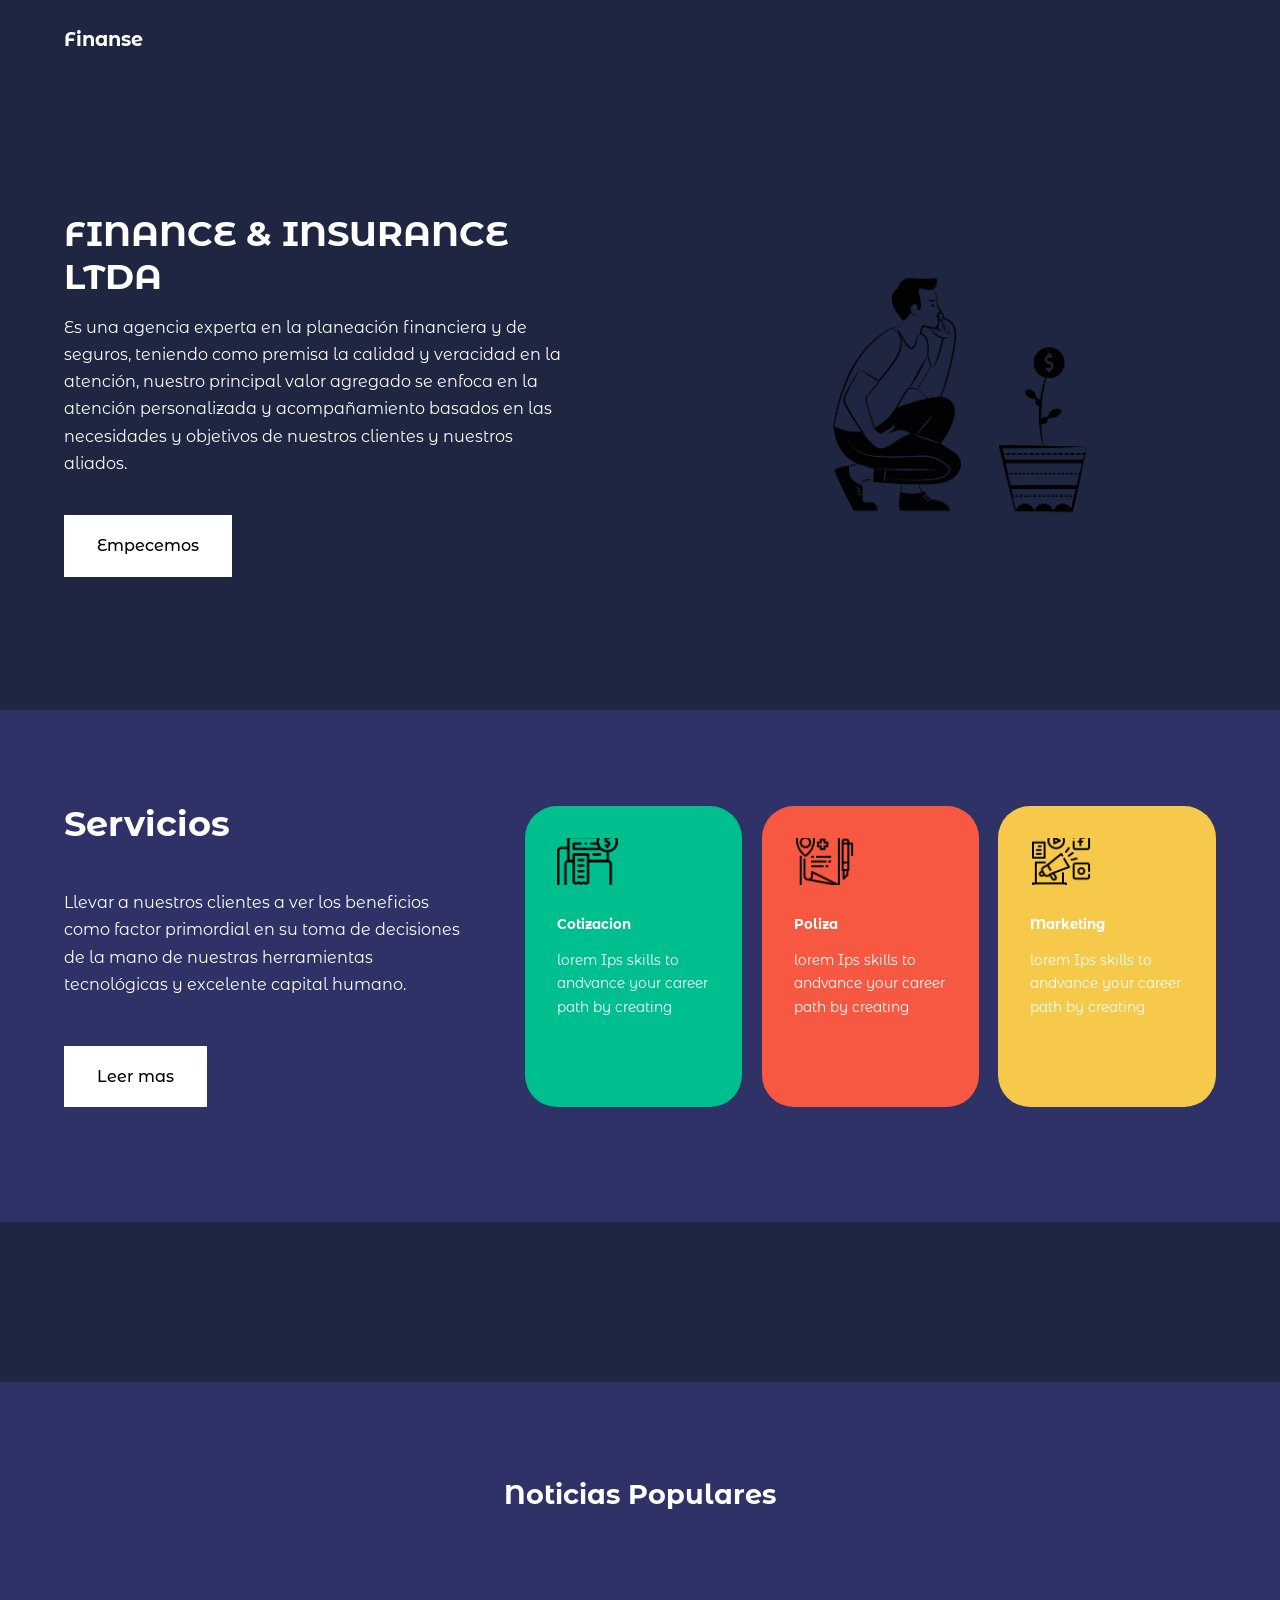
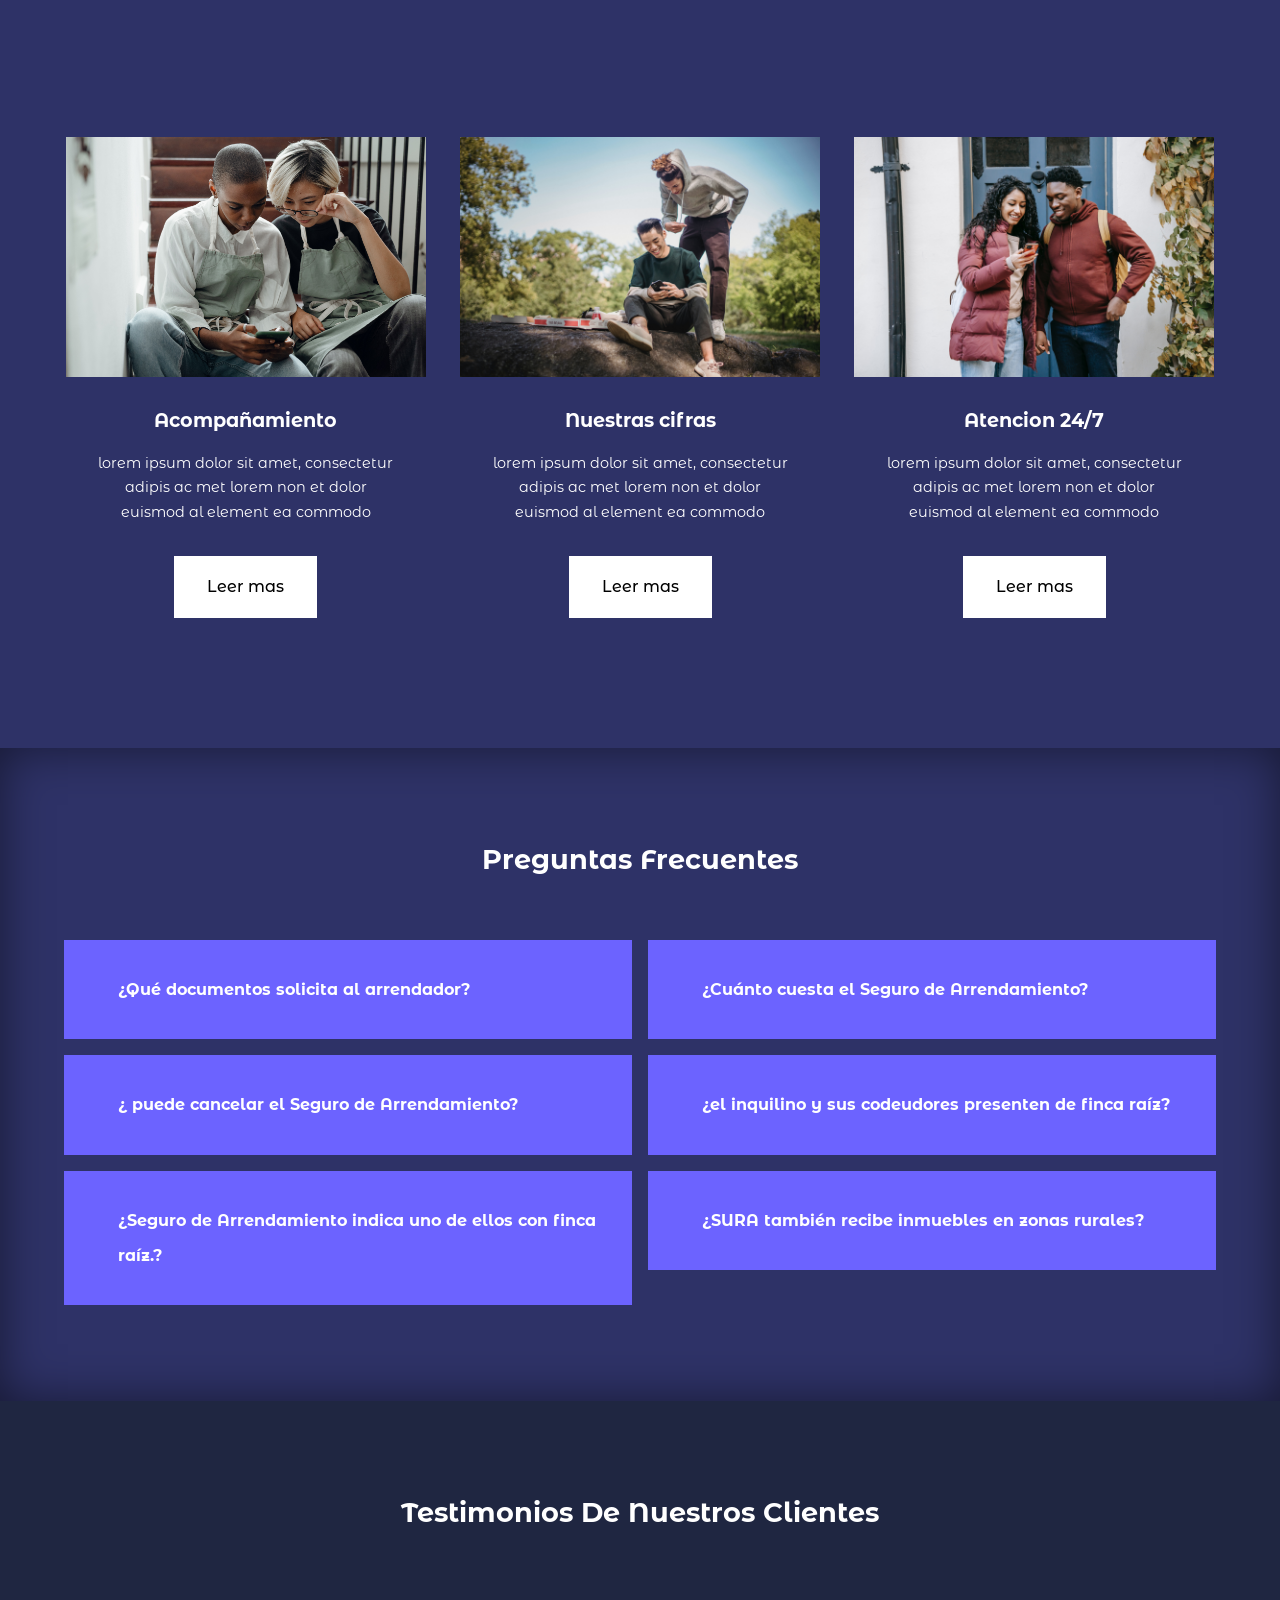
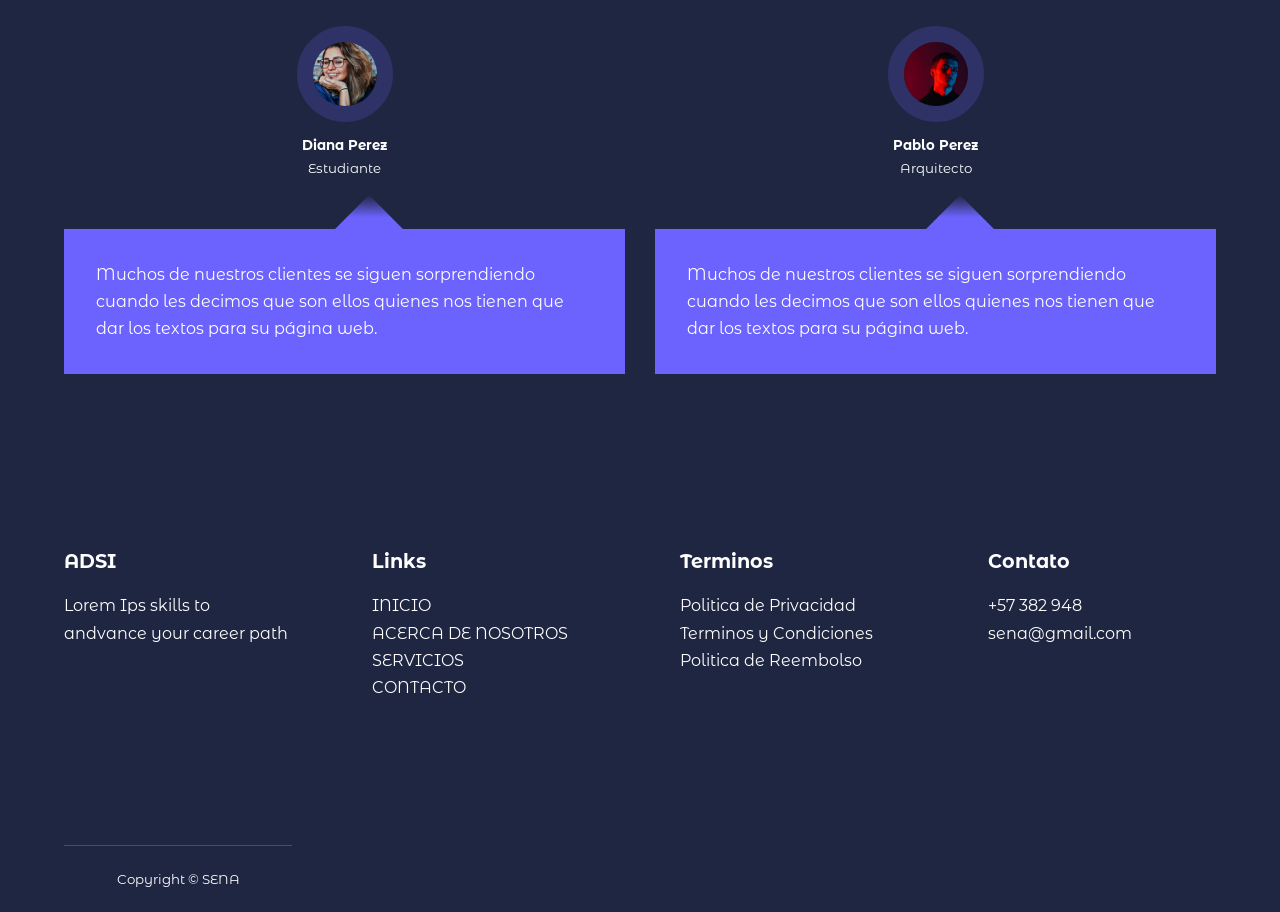
<file: index.html>
<!DOCTYPE html>
<html lang="es">

<head>
    <meta charset="UTF-8">
    <meta http-equiv="X-UA-Compatible" content="IE=edge">
    <meta name="viewport" content="width=device-width, initial-scale=1.0">
    <title>Fínanse & Insurance Ltda</title>

    <!--ICONOS CDN-->
    <link rel="stylesheet" href="https://unicons.iconscout.com/release/v2.1.6/css/unicons.css">
    <link rel="stylesheet" href="">


    <!--GOOGLE FONTS: MONTSERRET-->
    <link rel="preconnect" href="https://fonts.googleapis.com">
    <link rel="preconnect" href="https://fonts.gstatic.com" crossorigin>
    <link href="https://fonts.googleapis.com/css2?family=Montserrat+Alternates:wght@300;400;500;600;700;800;900&family=Poppins:wght@400;500;600&display=swap" rel="stylesheet">


    <!--swiperjs-->
    <link rel="stylesheet" href="https://unpkg.com/swiper@8/swiper-bundle.min.css" />



    <link rel="stylesheet" href="/CSS/estilo.css">

</head>

<body>
    <nav>
        <div class="container nav_container">
            <a href="inicio.html">
                <h4>Finanse</h4>
            </a>
            <ul class="nav_menu">
                <li><a href="inicio.html">Inicio</a></li>
                <li><a href="acercadenosotros.html">Acerca de nosotros</a></li>
                <li><a href="servicios.html">Servicios</a></li>
                <!--<li><a href="marketing.html">Marketing</a></li>-->
                <li><a href="contacto.html">Contacto</a></li>
            </ul>
            <button id="open-menu-btn"><i class="iul uil-bars"></i></button>
            <button id="close-menu-btn"><i class="uil uil-multiply"></i></button>
        </div>
    </nav>
    <!--========FINAL DE NAVBAR=======-->


    <!--===============HEADER=========================-->
    <header>
        <div class="container header_container">
            <div class="header_left">
                <h1>FINANCE & INSURANCE LTDA</h1>
                <p>
                    Es una agencia experta en la planeación financiera y de seguros, teniendo como premisa la calidad y veracidad en la atención, nuestro principal valor agregado se enfoca en la atención personalizada y acompañamiento basados en las necesidades y objetivos
                    de nuestros clientes y nuestros aliados.
                </p>
                <a href="course.html" class="btn btn-primary">Empecemos</a>
                </>
            </div>

            <div class="header_right">
                <div class="header_right-image">
                    <img src="./IMAGENES/male-investor-gaining-profit-from-investment.png">
                </div>
            </div>
        </div>
    </header>
    <!--========================FINAL HEADER===================-->


    <!-- ==============================SECTION===================================-->
    <section class="servicios">
        <div class="container servicios_container">
            <div class="servicios_left">
                <h1>Servicios</h1>
                <p>
                    Llevar a nuestros clientes a ver los beneficios como factor primordial en su toma de decisiones de la mano de nuestras herramientas tecnológicas y excelente capital humano.
                </p>
                <a href="#" class="btn">Leer mas</a>
            </div>
            <div class="servicios_right">
                <article class="servi">
                    <span class="servicios_icon"><img src="/IMAGENES/cotizar.png"></span>
                    <h5>Cotizacion</h5>
                    <p>lorem Ips skills to andvance your career path by creating</p>
                </article>

                <article class="servi">
                    <span class="servicios_icon"><img src="/IMAGENES/poliza.png"></span>
                    <h5>Poliza</h5>
                    <p>lorem Ips skills to andvance your career path by creating</p>
                </article>

                <article class="servi">
                    <span class="servicios_icon"><img src="/IMAGENES/marke.png"></span>
                    <h5>Marketing</h5>
                    <p>lorem Ips skills to andvance your career path by creating</p>
                </article>
            </div>
        </div>
    </section>


    <!--=============NOTICIAS===============0-->
    <section class="news">
        <h2>Noticias Populares</h2>
        <div class=" container news_container">

            <article class="news">
                <div class="news_image">
                    <img src="./IMAGENES/noti1.jpg">
                </div>
                <div class="news_info">
                    <h4>Acompañamiento</h4>
                    <p>
                        lorem ipsum dolor sit amet, consectetur adipis ac met lorem non et dolor euismod al element ea commodo
                    </p>
                    <a href="marketing.html" class="btn btn-primary">Leer mas</a>
                </div>
            </article>

            <article class="news">
                <div class="news_image">
                    <img src="./IMAGENES/noti2.jpg">
                </div>
                <div class="news_info">
                    <h4>Nuestras cifras</h4>
                    <p>
                        lorem ipsum dolor sit amet, consectetur adipis ac met lorem non et dolor euismod al element ea commodo
                    </p>
                    <a href="marketing.html" class="btn btn-primary">Leer mas</a>
                </div>
            </article>

            <article class="news">
                <div class="news_image">
                    <img src="./IMAGENES/noti3.jpg">
                </div>
                <div class="news_info">
                    <h4>Atencion 24/7</h4>
                    <p>
                        lorem ipsum dolor sit amet, consectetur adipis ac met lorem non et dolor euismod al element ea commodo
                    </p>
                    <a href="marketing.html" class="btn btn-primary">Leer mas</a>
                </div>
            </article>
        </div>
    </section>



    <!--===============PREGUNTAS F.==============-->
    <section class="pfs">
        <h2>Preguntas Frecuentes</h2>
        <div class="container pfs_container">

            <article class="pf">
                <div class="pf_icon"><i class="uil uil-plus"></i></div>
                <div class="pregunta_respon">
                    <h4>¿Qué documentos solicita al arrendador?</h4>
                    <p>Le pedimos el certificado de libertad y tradición y la fotocopia de la cédula.</p>
                </div>
            </article>

            <article class="pf">
                <div class="pf_icon"><i class="uil uil-plus"></i></div>
                <div class="pregunta_respon">
                    <h4>¿Cuánto cuesta el Seguro de Arrendamiento?</h4>
                    <p>La contratación del Seguro de Arrendamiento cuesta el 50 % del primer mes de arriendo, incluida la administración, y tiene cobertura todo el año. Si el seguro es solo por seis meses, su valor es del 30 % del primer mes de arrendamiento.</p>
                </div>
            </article>

            <article class="pf">
                <div class="pf_icon"><i class="uil uil-plus"></i></div>
                <div class="pregunta_respon">
                    <h4>¿ puede cancelar el Seguro de Arrendamiento?</h4>
                    <p>La cancelación del seguro se da por la terminación anticipada del contrato de arrendamiento. La devolución se realiza por vigencia no transcurrida, es decir, por el tiempo del seguro que se había pagado, pero que no alcanzó a consumirse.</p>
                </div>
            </article>

            <article class="pf">
                <div class="pf_icon"><i class="uil uil-plus"></i></div>
                <div class="pregunta_respon">
                    <h4>¿el inquilino y sus codeudores presenten de finca raíz?</h4>
                    <p>La política del Seguro de Arrendamiento indica que para cánones superiores a $1 500 000 mensual, se solicitan dos codeudores, uno de ellos con finca raíz.</p>
                </div>
            </article>

            <article class="pf">
                <div class="pf_icon"><i class="uil uil-plus"></i></div>
                <div class="pregunta_respon">
                    <h4>¿Seguro de Arrendamiento indica uno de ellos con finca raíz.?</h4>
                    <p>SURA no interviene en el proceso de promoción del inmueble.</p>
                </div>
            </article>

            <article class="pf">
                <div class="pf_icon"><i class="uil uil-plus"></i></div>
                <div class="pregunta_respon">
                    <h4>¿SURA también recibe inmuebles en zonas rurales?</h4>
                    <p>SURA estudia y determina, para cada caso en particular, si es viable o no expedir el Seguro de Arrendamiento.</p>
                </div>
            </article>

        </div>
    </section>




    <!--================= COMENTARIOS=====================-->
    <section class="container testimonios_container mySwiper">
        <h2>Testimonios De Nuestros Clientes</h2>
        <div class="swiper-wrapper">
            <article class="testimonio swiper-slide">
                <div class="avatar">
                    <img src="./IMAGENES/avatar5.jpg">
                </div>
                <div class="testimonio_info">
                    <h5>Diana Perez</h5>
                    <small>Estudiante</small>
                </div>
                <div class="testimonio_body">
                    <p>Muchos de nuestros clientes se siguen sorprendiendo cuando les decimos que son ellos quienes nos tienen que dar los textos para su página web.</p>
                </div>
            </article>

            <article class="testimonio swiper-slide">
                <div class="avatar">
                    <img src="./IMAGENES/avatar2.jpg">
                </div>
                <div class="testimonio_info">
                    <h5>Pablo Perez</h5>
                    <small>Arquitecto</small>
                </div>
                <div class="testimonio_body">
                    <p>Muchos de nuestros clientes se siguen sorprendiendo cuando les decimos que son ellos quienes nos tienen que dar los textos para su página web.</p>
                </div>
            </article>

            <article class="testimonio swiper-slide">
                <div class="avatar">
                    <img src="./IMAGENES/avatar1.jpg">
                </div>
                <div class="testimonio_info">
                    <h5>Erika Perez</h5>
                    <small>D Grafico</small>
                </div>
                <div class="testimonio_body">
                    <p>Muchos de nuestros clientes se siguen sorprendiendo cuando les decimos que son ellos quienes nos tienen que dar los textos para su página web.</p>
                </div>
            </article>

            <article class="testimonio swiper-slide">
                <div class="avatar">
                    <img src="./IMAGENES/avatar3.jpg">
                </div>
                <div class="testimonio_info">
                    <h5>Camilo Perez</h5>
                    <small>Estudiante</small>
                </div>
                <div class="testimonio_body">
                    <p>Muchos de nuestros clientes se siguen sorprendiendo cuando les decimos que son ellos quienes nos tienen que dar los textos para su página web.</p>
                </div>
            </article>
        </div>
        <div clas="swiper-pagination"></div>
    </section>






    <!--========================== PIE PAGINA===============================0-->
    <footer>
        <div class="container footer_container">
            <div class="footer_1">
                <a href="inicio.html" class="footer_logo">
                    <h4>ADSI</h4>
                </a>
                <p> Lorem Ips skills to andvance your career path</p>
            </div>

            <div class="footer_2">
                <h4>Links</h4>
                <ul class="links">
                    <li><a href="inicio.html">INICIO</a></li>
                    <li><a href="acercadenosotros.html">ACERCA DE NOSOTROS</a></li>
                    <li><a href="servicios.html">SERVICIOS</a></li>
                    <li><a href="contacto.html">CONTACTO</a></li>
                </ul>
            </div>

            <div class="footer_3">
                <h4>Terminos</h4>
                <ul class="terminos">
                    <li><a href="#">Politica de Privacidad</a></li>
                    <li><a href="#">Terminos y Condiciones</a></li>
                    <li><a href="#">Politica de Reembolso</a></li>
                </ul>
            </div>

            <div class="footer_4">
                <h4>Contato</h4>
                <div>
                    <p>+57 382 948</p>
                    <p>sena@gmail.com</p>
                </div>

                <ul class="footer_socials">
                    <li><a href="#"><i class="uil uil-facebook-f"></i></a></li>
                    <li><a href="#"><i class="uil uil-instagram-alt"></i></a></li>
                    <li><a href="#"><i class="uil uil-twitter"></i></a></li>
                    <li><a href="#"><i class="uil uil-linkedin-alt"></i></a></li>
                </ul>
            </div>
            <div class="footer_copyright">
                <small>Copyright &copy; SENA</small>
            </div>
        </div>
    </footer>



    <script src="https://unpkg.com/swiper@8/swiper-bundle.min.js"></script>
    <script src="./DINAMICO/main.js"></script>

    <script>
        var swiper = new Swiper(".mySwiper", {
            slidesPerView: 1,
            spaceBetween: 30,
            pagination: {
                el: ".swiper-pagination",
                clickable: true,
            },
            // la ventana con ancho es de >= 600px
            breakpoints: {
                600: {
                    slidesPerView: 2,
                }
            }
        });
    </script>
</body>

</html>
</file>
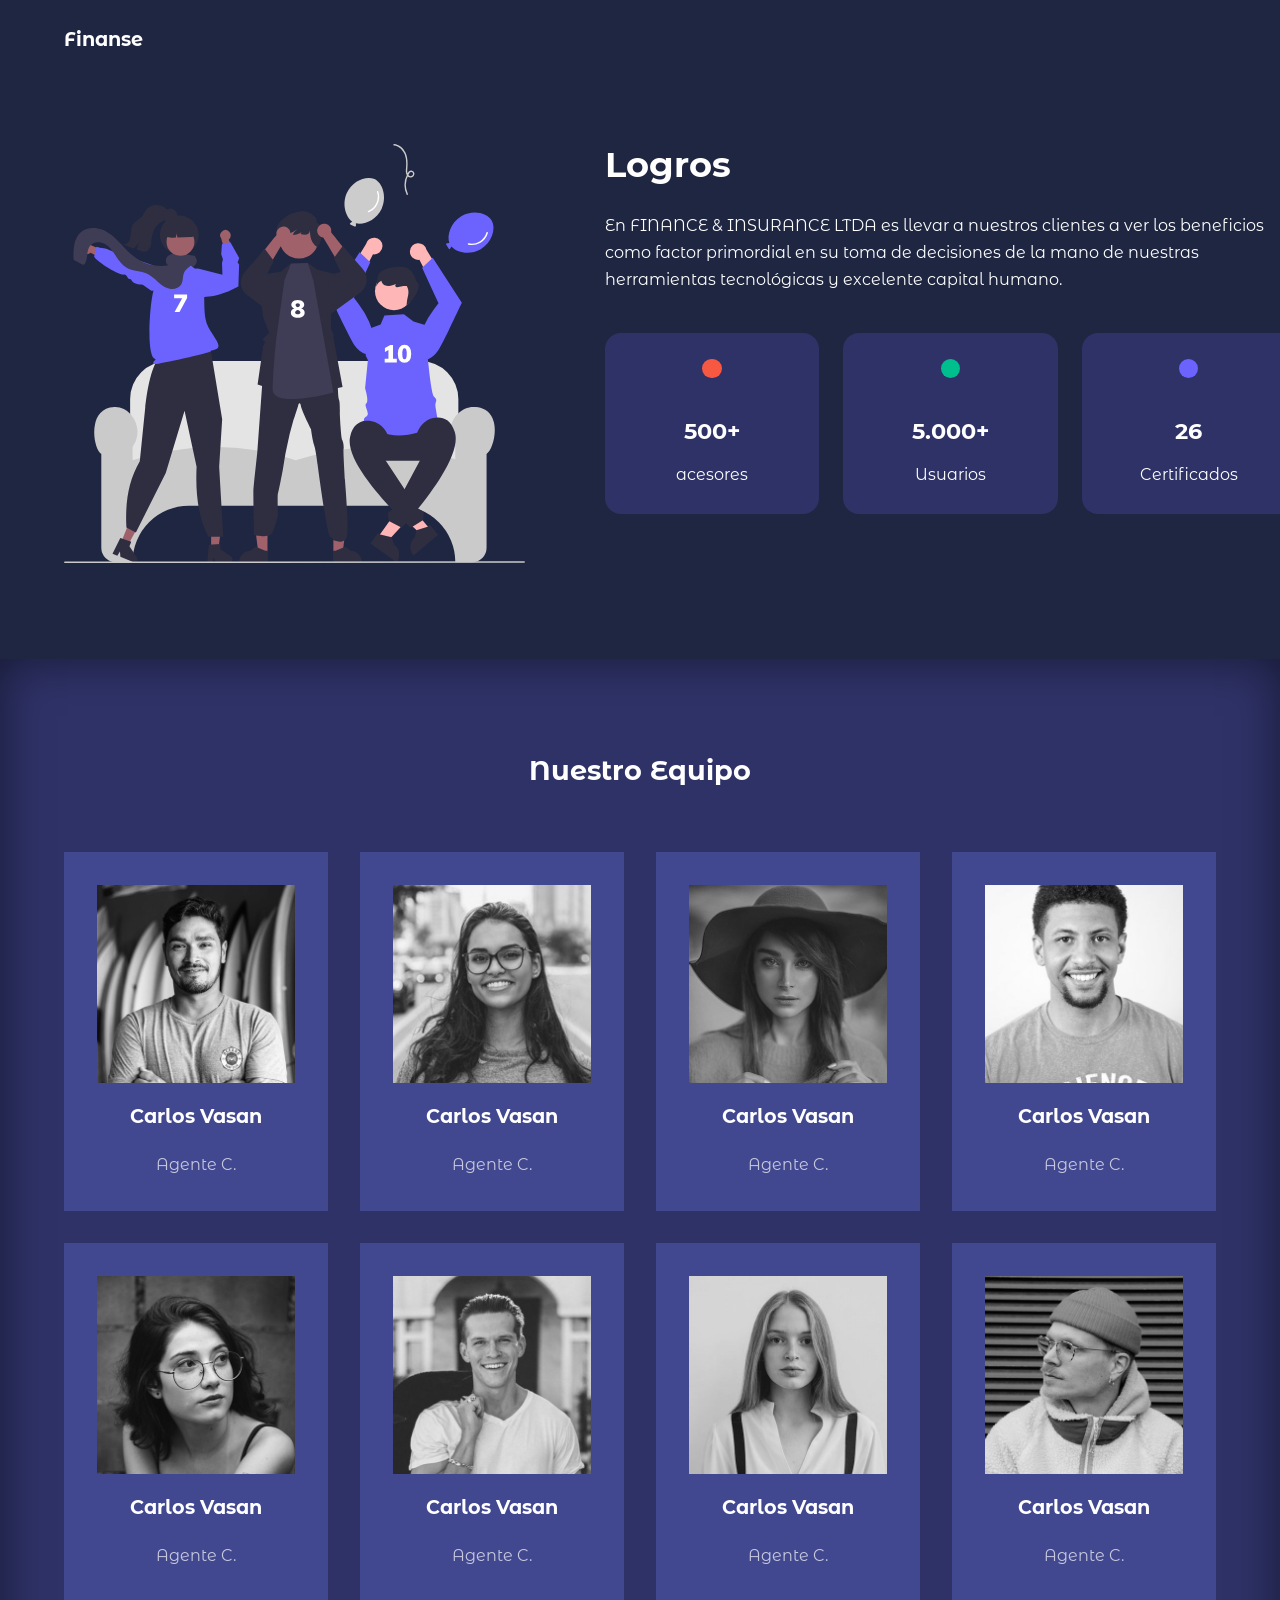
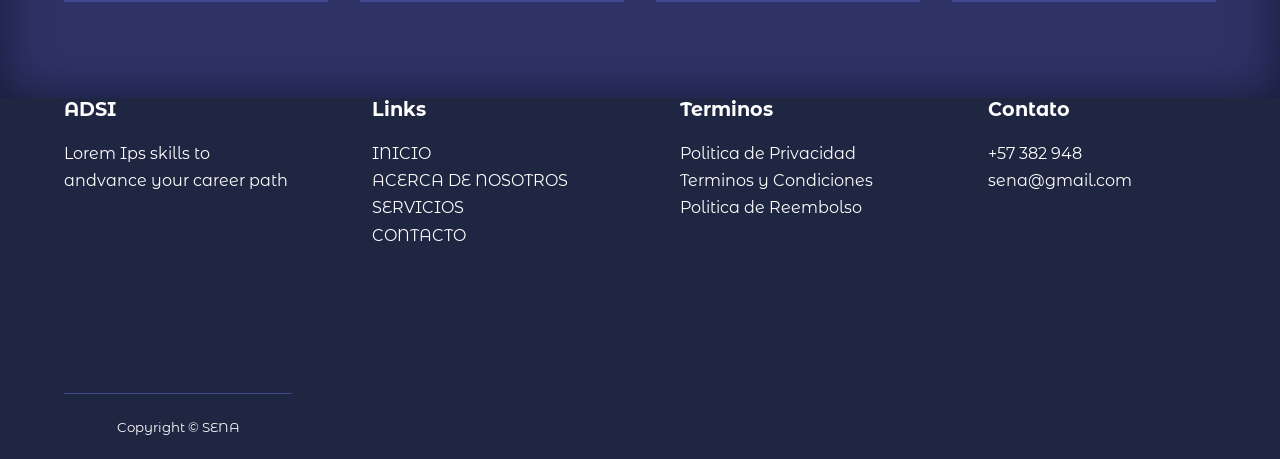
<file: acercadenosotros.html>
<!DOCTYPE html>
<html lang="es">

<head>
    <meta charset="UTF-8">
    <meta http-equiv="X-UA-Compatible" content="IE=edge">
    <meta name="viewport" content="width=device-width, initial-scale=1.0">
    <title>Fínanse & Insurance Ltda</title>

    <!--ICONOS CDN-->
    <link rel="stylesheet" href="https://unicons.iconscout.com/release/v2.1.6/css/unicons.css">
    <link rel="stylesheet" href="">


    <!--GOOGLE FONTS: MONTSERRET-->
    <link rel="preconnect" href="https://fonts.googleapis.com">
    <link rel="preconnect" href="https://fonts.gstatic.com" crossorigin>
    <link href="https://fonts.googleapis.com/css2?family=Montserrat+Alternates:wght@300;400;500;600;700;800;900&family=Poppins:wght@400;500;600&display=swap" rel="stylesheet">


    <link rel="stylesheet" href="./CSS/estilo.css">
    <link rel="stylesheet" href="./CSS/acercadenosotros.css">
</head>

<body>
    <nav>
        <div class="container nav_container">
            <a href="inicio.html">
                <h4>Finanse</h4>
            </a>
            <ul class="nav_menu">
                <li><a href="inicio.html">Inicio</a></li>
                <li><a href="acercadenosotros.html">Acerca de nosotros</a></li>
                <li><a href="servicios.html">Servicios</a></li>
                <!--<li><a href="marketing.html">Marketing</a></li>-->
                <li><a href="contacto.html">Contacto</a></li>
            </ul>
            <button id="open-menu-btn"><i class="iul uil-bars"></i></button>
            <button id="close-menu-btn"><i class="uil uil-multiply"></i></button>
        </div>
    </nav>
    <!--========FINAL DE NAVBAR=======-->



    <section class="acercade_logros">
        <div class="container acercade_logros-container">
            <div class="acercade_logros-left">
                <img src="./IMAGENES/alogros.svg">
            </div>

            <div class="acercade_logros-right">
                <h1>Logros</h1>
                <p>
                    En FINANCE & INSURANCE LTDA es llevar a nuestros clientes a ver los beneficios como factor primordial en su toma de decisiones de la mano de nuestras herramientas tecnológicas y excelente capital humano.
                </p>
                <div class="logros_tarjetas">
                    <article class="logros_tarjeta">
                        <span class="logros_icono">
                            <i class="uil uil-video"></i>
                        </span>
                        <h3>500+</h3>
                        <p>acesores</p>
                    </article>

                    <article class="logros_tarjeta">
                        <span class="logros_icono">
                            <i class="uil uil-users-alt"></i>
                        </span>
                        <h3>5.000+</h3>
                        <p>Usuarios</p>
                    </article>

                    <article class="logros_tarjeta">
                        <span class="logros_icono">
                            <i class="uil uil-trophy"></i>
                        </span>
                        <h3>26</h3>
                        <p>Certificados</p>
                    </article>
                </div>
            </div>
        </div>

    </section>



    <!--===================EQUIPO========================-->
    <section class="equipo">
        <h2>Nuestro Equipo</h2>
        <div class="container equipo_container">
            <article class="equipo_miembro">
                <div class="equipo_miembros-image">
                    <img src="./IMAGENES/tm1.jpg">
                </div>
                <div class="equipo_miembros-info">
                    <h4>Carlos Vasan</h4>
                    <p>Agente C.</p>
                </div>
                <div class="equipo_miembros-socials">
                    <a href="https://instagram.com" target="_blank"><i class="uil uil-instagram"></i></a>
                    <a href="https://twitter.com" target="_blank"><i class="uil uil-twitter-alt"></i></a>
                    <a href="https://linkedin.com" target="_blank"><i class="uil uil-linkedin-alt"></i></a>
                </div>
            </article>

            <article class="equipo_miembro">
                <div class="equipo_miembros-image">
                    <img src="./IMAGENES/tm2.jpg">
                </div>
                <div class="equipo_miembros-info">
                    <h4>Carlos Vasan</h4>
                    <p>Agente C.</p>
                </div>
                <div class="equipo_miembros-socials">
                    <a href="https://instagram.com" target="_blank"><i class="uil uil-instagram"></i></a>
                    <a href="https://twitter.com" target="_blank"><i class="uil uil-twitter-alt"></i></a>
                    <a href="https://linkedin.com" target="_blank"><i class="uil uil-linkedin-alt"></i></a>
                </div>
            </article>

            <article class="equipo_miembro">
                <div class="equipo_miembros-image">
                    <img src="./IMAGENES/tm3.jpg">
                </div>
                <div class="equipo_miembros-info">
                    <h4>Carlos Vasan</h4>
                    <p>Agente C.</p>
                </div>
                <div class="equipo_miembros-socials">
                    <a href="https://instagram.com" target="_blank"><i class="uil uil-instagram"></i></a>
                    <a href="https://twitter.com" target="_blank"><i class="uil uil-twitter-alt"></i></a>
                    <a href="https://linkedin.com" target="_blank"><i class="uil uil-linkedin-alt"></i></a>
                </div>
            </article>

            <article class="equipo_miembro">
                <div class="equipo_miembros-image">
                    <img src="./IMAGENES/tm4.jpg">
                </div>
                <div class="equipo_miembros-info">
                    <h4>Carlos Vasan</h4>
                    <p>Agente C.</p>
                </div>
                <div class="equipo_miembros-socials">
                    <a href="https://instagram.com" target="_blank"><i class="uil uil-instagram"></i></a>
                    <a href="https://twitter.com" target="_blank"><i class="uil uil-twitter-alt"></i></a>
                    <a href="https://linkedin.com" target="_blank"><i class="uil uil-linkedin-alt"></i></a>
                </div>
            </article>

            <article class="equipo_miembro">
                <div class="equipo_miembros-image">
                    <img src="./IMAGENES/tm5.jpg">
                </div>
                <div class="equipo_miembros-info">
                    <h4>Carlos Vasan</h4>
                    <p>Agente C.</p>
                </div>
                <div class="equipo_miembros-socials">
                    <a href="https://instagram.com" target="_blank"><i class="uil uil-instagram"></i></a>
                    <a href="https://twitter.com" target="_blank"><i class="uil uil-twitter-alt"></i></a>
                    <a href="https://linkedin.com" target="_blank"><i class="uil uil-linkedin-alt"></i></a>
                </div>
            </article>

            <article class="equipo_miembro">
                <div class="equipo_miembros-image">
                    <img src="./IMAGENES/tm6.jpg">
                </div>
                <div class="equipo_miembros-info">
                    <h4>Carlos Vasan</h4>
                    <p>Agente C.</p>
                </div>
                <div class="equipo_miembros-socials">
                    <a href="https://instagram.com" target="_blank"><i class="uil uil-instagram"></i></a>
                    <a href="https://twitter.com" target="_blank"><i class="uil uil-twitter-alt"></i></a>
                    <a href="https://linkedin.com" target="_blank"><i class="uil uil-linkedin-alt"></i></a>
                </div>
            </article>

            <article class="equipo_miembro">
                <div class="equipo_miembros-image">
                    <img src="./IMAGENES/tm7.jpg">
                </div>
                <div class="equipo_miembros-info">
                    <h4>Carlos Vasan</h4>
                    <p>Agente C.</p>
                </div>
                <div class="equipo_miembros-socials">
                    <a href="https://instagram.com" target="_blank"><i class="uil uil-instagram"></i></a>
                    <a href="https://twitter.com" target="_blank"><i class="uil uil-twitter-alt"></i></a>
                    <a href="https://linkedin.com" target="_blank"><i class="uil uil-linkedin-alt"></i></a>
                </div>
            </article>

            <article class="equipo_miembro">
                <div class="equipo_miembros-image">
                    <img src="./IMAGENES/tm8.jpg">
                </div>
                <div class="equipo_miembros-info">
                    <h4>Carlos Vasan</h4>
                    <p>Agente C.</p>
                </div>
                <div class="equipo_miembros-socials">
                    <a href="https://instagram.com" target="_blank"><i class="uil uil-instagram"></i></a>
                    <a href="https://twitter.com" target="_blank"><i class="uil uil-twitter-alt"></i></a>
                    <a href="https://linkedin.com" target="_blank"><i class="uil uil-linkedin-alt"></i></a>
                </div>
            </article>
        </div>
    </section>
    <!--=============================== FIN EQUIPO =======================================-->




    <!--========================== PIE PAGINA===============================0-->
    <footer>
        <div class="container footer_container">
            <div class="footer_1">
                <a href="inicio.html" class="footer_logo">
                    <h4>ADSI</h4>
                </a>
                <p> Lorem Ips skills to andvance your career path</p>
            </div>

            <div class="footer_2">
                <h4>Links</h4>
                <ul class="links">
                    <li><a href="inicio.html">INICIO</a></li>
                    <li><a href="acercadenosotros.html">ACERCA DE NOSOTROS</a></li>
                    <li><a href="servicios.html">SERVICIOS</a></li>
                    <li><a href="contacto.html">CONTACTO</a></li>
                </ul>
            </div>

            <div class="footer_3">
                <h4>Terminos</h4>
                <ul class="terminos">
                    <li><a href="#">Politica de Privacidad</a></li>
                    <li><a href="#">Terminos y Condiciones</a></li>
                    <li><a href="#">Politica de Reembolso</a></li>
                </ul>
            </div>

            <div class="footer_4">
                <h4>Contato</h4>
                <div>
                    <p>+57 382 948</p>
                    <p>sena@gmail.com</p>
                </div>

                <ul class="footer_socials">
                    <li><a href="#"><i class="uil uil-facebook-f"></i></a></li>
                    <li><a href="#"><i class="uil uil-instagram-alt"></i></a></li>
                    <li><a href="#"><i class="uil uil-twitter"></i></a></li>
                    <li><a href="#"><i class="uil uil-linkedin-alt"></i></a></li>
                </ul>
            </div>
            <div class="footer_copyright">
                <small>Copyright &copy; SENA</small>
            </div>
        </div>
    </footer>

    <script src="./DINAMICO/main.js"></script>
</body>

</html>
</file>
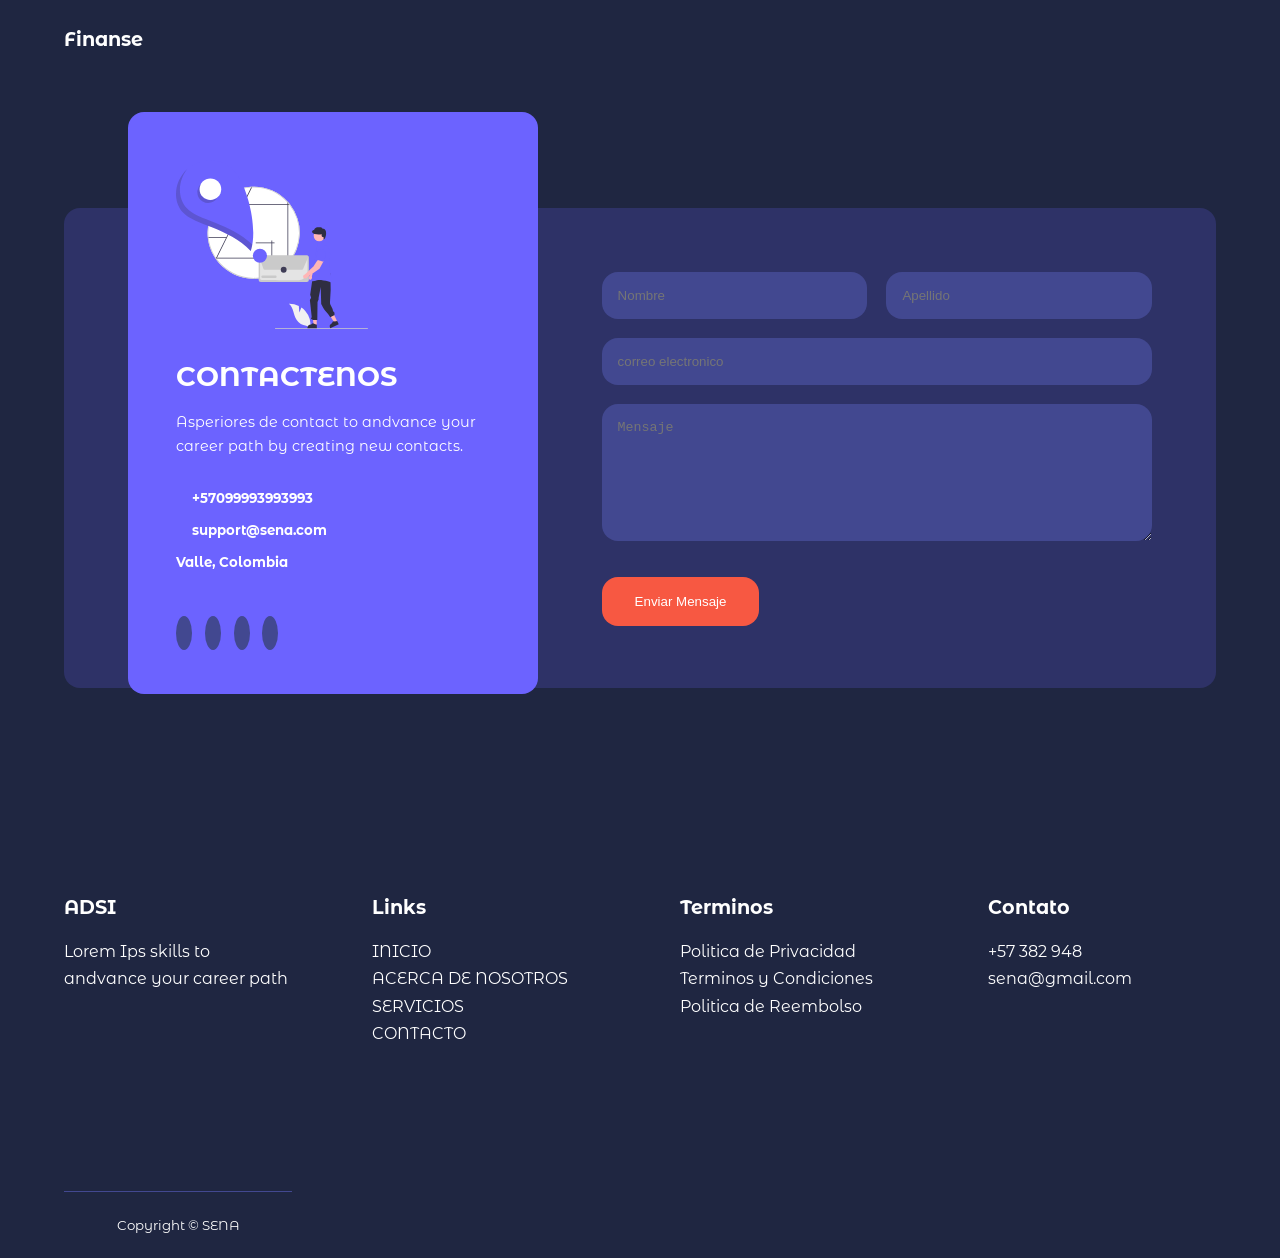
<file: contacto.html>
<!DOCTYPE html>
<html lang="es">

<head>
    <meta charset="UTF-8">
    <meta http-equiv="X-UA-Compatible" content="IE=edge">
    <meta name="viewport" content="width=device-width, initial-scale=1.0">
    <title>Fínanse & Insurance Ltda</title>

    <!--ICONOS CDN-->
    <link rel="stylesheet" href="https://unicons.iconscout.com/release/v2.1.6/css/unicons.css">
    <link rel="stylesheet" href="">


    <!--GOOGLE FONTS: MONTSERRET-->
    <link rel="preconnect" href="https://fonts.googleapis.com">
    <link rel="preconnect" href="https://fonts.gstatic.com" crossorigin>
    <link href="https://fonts.googleapis.com/css2?family=Montserrat+Alternates:wght@300;400;500;600;700;800;900&family=Poppins:wght@400;500;600&display=swap" rel="stylesheet">


    <!--swiperjs-->
    <link rel="stylesheet" href="https://unpkg.com/swiper@8/swiper-bundle.min.css" />



    <link rel="stylesheet" href="./CSS/estilo.css">
    <link rel="stylesheet" href="./CSS/contacto.css">

</head>

<body>
    <nav>
        <div class="container nav_container">
            <a href="inicio.html">
                <h4>Finanse</h4>
            </a>
            <ul class="nav_menu">
                <li><a href="inicio.html">Inicio</a></li>
                <li><a href="acercadenosotros.html">Acerca de nosotros</a></li>
                <li><a href="servicios.html">Servicios</a></li>
                <!--<li><a href="marketing.html">Marketing</a></li>-->
                <li><a href="contacto.html">Contacto</a></li>
            </ul>
            <button id="open-menu-btn"><i class="iul uil-bars"></i></button>
            <button id="close-menu-btn"><i class="uil uil-multiply"></i></button>
        </div>
    </nav>
    <!--========FINAL DE NAVBAR=======-->







    <section class="contacto">
        <div class="container contacto_container">
            <aside class="contacto_aside">
                <div class="aside_image">
                    <img src="./IMAGENES/contact.svg">
                </div>
                <h2>CONTACTENOS</h2>
                <p>Asperiores de contact to andvance your career path by creating new contacts.
                </p>
                <ul class="contacto_details">
                    <li>
                        <i class="uil uil-phone-times"></i>
                        <h5>+57099993993993</h5>
                    </li>
                    <li>
                        <i class="uil uil-envolope"></i>
                        <h5>support@sena.com</h5>
                    </li>
                    <li class="uil uil-location-point">
                        <h5>Valle, Colombia</h5>
                    </li>
                </ul>
                <ul class="contacto_socials">
                    <li>
                        <a href="https://facebook.com"> <i class="uil uil-facebook-f"></i></a>
                    </li>
                    <li>
                        <a href="https://instagram.com"> <i class="uil uil-instagram"></i></a>
                    </li>
                    <li>
                        <a href="https://twitter.com"> <i class="uil uil-twitter"></i></a>
                    </li>
                    <li>
                        <a href="https://linkedin.com"> <i class="uil uil-linkedin-alt"></i></a>
                    </li>
                </ul>
            </aside>


            <form class="contact_form">
                <div class="form_nombre">
                    <input type="text" name="Nombre" placeholder="Nombre" required>
                    <input type="text" name="Apellido" placeholder="Apellido" required>
                </div>
                <input typ="email" name="correo Electronico" placeholder="correo electronico" required>
                <textarea name="Mensaje" rows="7" placeholder="Mensaje" required></textarea>
                <button type="submit" class="btn btn-primary">Enviar Mensaje</button>
            </form>
        </div>
    </section>












    <!--========================== PIE PAGINA===============================0-->
    <footer>
        <div class="container footer_container">
            <div class="footer_1">
                <a href="inicio.html" class="footer_logo">
                    <h4>ADSI</h4>
                </a>
                <p> Lorem Ips skills to andvance your career path</p>
            </div>

            <div class="footer_2">
                <h4>Links</h4>
                <ul class="links">
                    <li><a href="inicio.html">INICIO</a></li>
                    <li><a href="acercadenosotros.html">ACERCA DE NOSOTROS</a></li>
                    <li><a href="servicios.html">SERVICIOS</a></li>
                    <li><a href="contacto.html">CONTACTO</a></li>
                </ul>
            </div>

            <div class="footer_3">
                <h4>Terminos</h4>
                <ul class="terminos">
                    <li><a href="#">Politica de Privacidad</a></li>
                    <li><a href="#">Terminos y Condiciones</a></li>
                    <li><a href="#">Politica de Reembolso</a></li>
                </ul>
            </div>

            <div class="footer_4">
                <h4>Contato</h4>
                <div>
                    <p>+57 382 948</p>
                    <p>sena@gmail.com</p>
                </div>

                <ul class="footer_socials">
                    <li><a href="#"><i class="uil uil-facebook-f"></i></a></li>
                    <li><a href="#"><i class="uil uil-instagram-alt"></i></a></li>
                    <li><a href="#"><i class="uil uil-twitter"></i></a></li>
                    <li><a href="#"><i class="uil uil-linkedin-alt"></i></a></li>
                </ul>
            </div>
            <div class="footer_copyright">
                <small>Copyright &copy; SENA</small>
            </div>
        </div>
    </footer>

    <script src="./DINAMICO/main.js"></script>
</body>

</html>
</file>
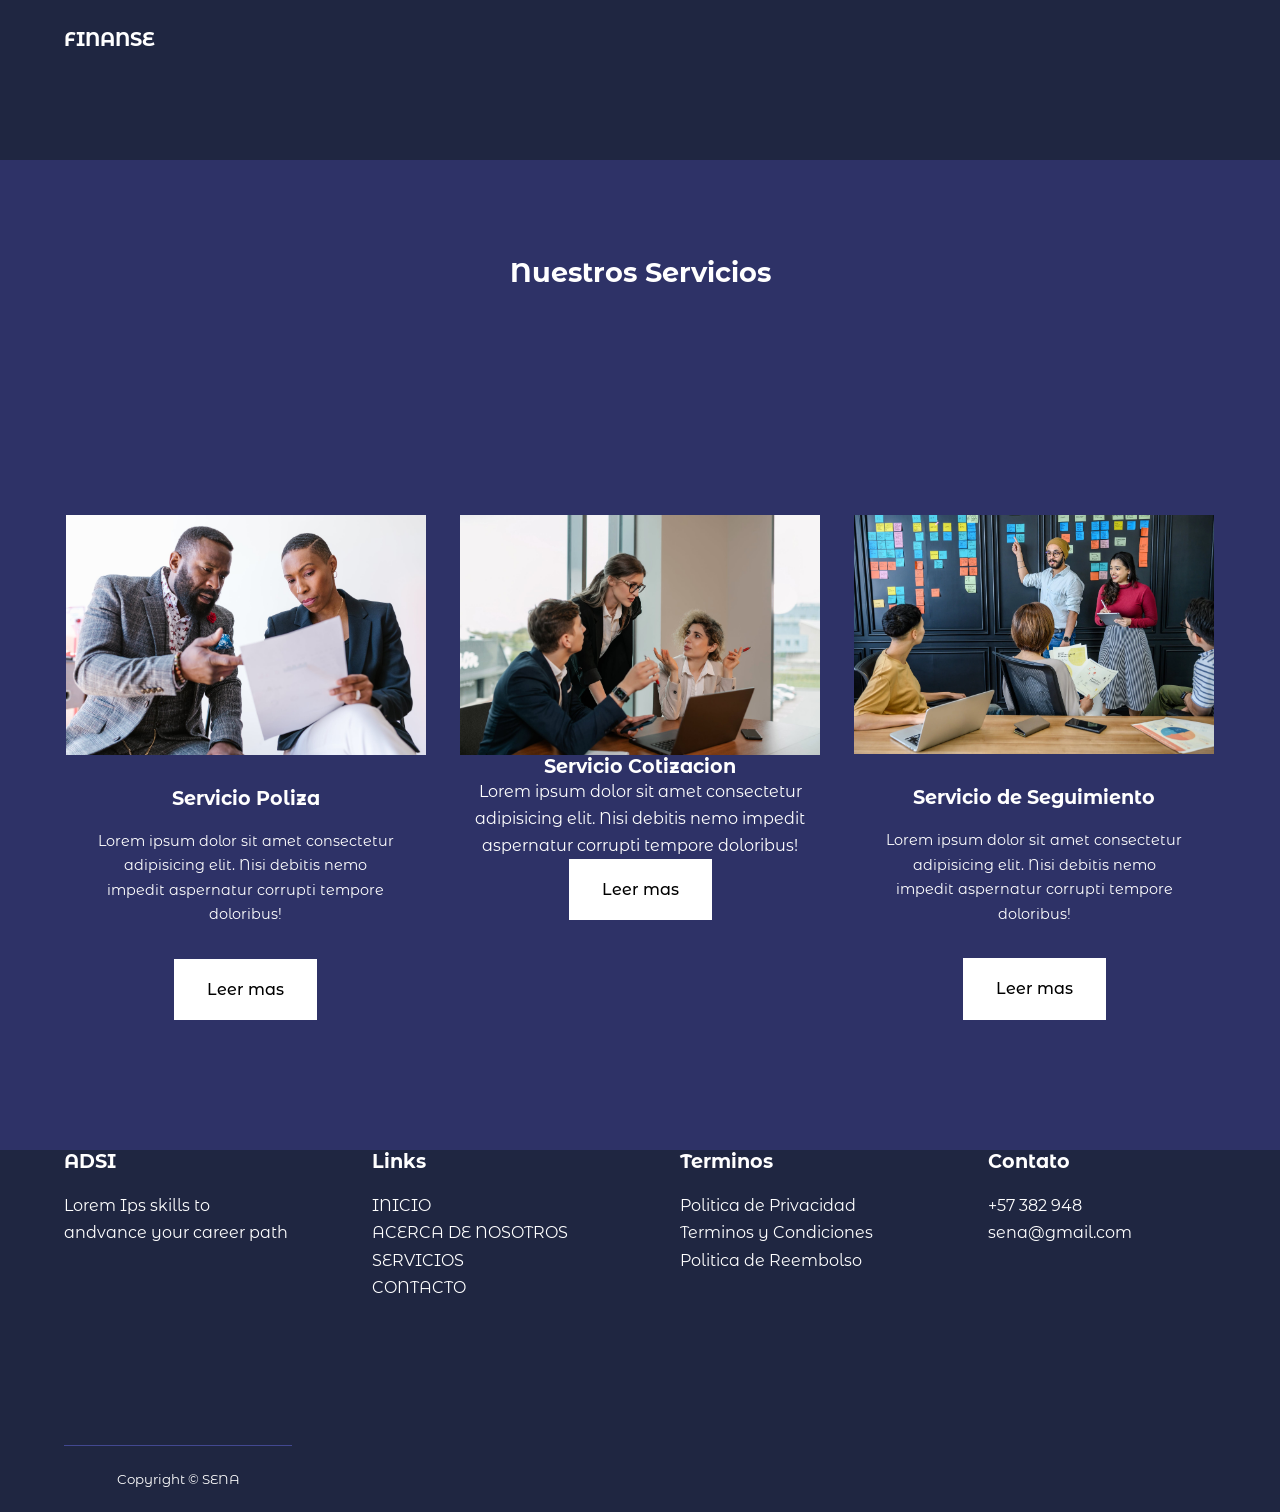
<file: servicios.html>
<!DOCTYPE html>
<html lang="es">

<head>
    <meta charset="UTF-8">
    <meta http-equiv="X-UA-Compatible" content="IE=edge">
    <meta name="viewport" content="width=device-width, initial-scale=1.0">
    <title>Fínanse & Insurance Ltda</title>

    <!--ICONOS CDN-->
    <link rel="stylesheet" href="https://unicons.iconscout.com/release/v2.1.6/css/unicons.css">
    <link rel="stylesheet" href="">


    <!--GOOGLE FONTS: MONTSERRET-->
    <link rel="preconnect" href="https://fonts.googleapis.com">
    <link rel="preconnect" href="https://fonts.gstatic.com" crossorigin>
    <link href="https://fonts.googleapis.com/css2?family=Montserrat+Alternates:wght@300;400;500;600;700;800;900&family=Poppins:wght@400;500;600&display=swap" rel="stylesheet">


    <link rel="stylesheet" href="/CSS/estilo.css">

    <style>
        .servicios {
            margin-top: 1rem;
        }
    </style>

</head>

<body>
    <nav>
        <div class="container nav_container">
            <a href="inicio.html" class="nav_logo">
                <h4>FINANSE</h4>
            </a>
            <ul class="nav_menu">
                <li><a href="inicio.html">Inicio</a></li>
                <li><a href="acercadenosotros.html">Acerca de Nosotros</a></li>
                <li><a href="servicios.html">Servicios</a></li>
                <li><a href="contacto.html">Contacto</a></li>
            </ul>
            <button id="open-menu-btn"><i class="uil uil-bars"></i></button>
            <button id="close-menu-btn"><i class="uil uil-multiply"></i></button>
        </div>
    </nav>

    <section class="servicio">
        <h2>Nuestros Servicios</h2>
        <div class="container servicio_container">

            <article class="servicio">
                <div class="servicio_image">
                    <img src="./IMAGENES/ServicioPoli.jpg">
                </div>
                <div class="servicio_info">
                    <h4>Servicio Poliza</h4>
                    <p>Lorem ipsum dolor sit amet consectetur adipisicing elit. Nisi debitis nemo impedit aspernatur corrupti tempore doloribus!
                    </p>
                    <a href="#" class="btn btn-primary">Leer mas</a>
                </div>
            </article>

            <article class="servicio">
                <div class="servicio_image">
                    <img src="./IMAGENES/ServiCotizac.jpeg">
                </div>
                <div class="servicios_info">
                    <h4>Servicio Cotizacion</h4>
                    <p>Lorem ipsum dolor sit amet consectetur adipisicing elit. Nisi debitis nemo impedit aspernatur corrupti tempore doloribus!
                    </p>
                    <a href="#" class="btn btn-primary">Leer mas</a>
                </div>
            </article>

            <article class="servicio">
                <div class="servicio_image">
                    <img src="./IMAGENES/Serviseguimiento.webp">
                </div>
                <div class="servicio_info">
                    <h4>Servicio de Seguimiento</h4>
                    <p>Lorem ipsum dolor sit amet consectetur adipisicing elit. Nisi debitis nemo impedit aspernatur corrupti tempore doloribus!
                    </p>
                    <a href="#" class="btn btn-primary">Leer mas</a>
                </div>
            </article>
        </div>
    </section>


    <!--========================== PIE PAGINA===============================-->
    <footer>
        <div class="container footer_container">
            <div class="footer_1">
                <a href="inicio.html" class="footer_logo">
                    <h4>ADSI</h4>
                </a>
                <p> Lorem Ips skills to andvance your career path</p>
            </div>

            <div class="footer_2">
                <h4>Links</h4>
                <ul class="links">
                    <li><a href="inicio.html">INICIO</a></li>
                    <li><a href="acercadenosotros.html">ACERCA DE NOSOTROS</a></li>
                    <li><a href="servicios.html">SERVICIOS</a></li>
                    <li><a href="contacto.html">CONTACTO</a></li>
                </ul>
            </div>

            <div class="footer_3">
                <h4>Terminos</h4>
                <ul class="terminos">
                    <li><a href="#">Politica de Privacidad</a></li>
                    <li><a href="#">Terminos y Condiciones</a></li>
                    <li><a href="#">Politica de Reembolso</a></li>
                </ul>
            </div>

            <div class="footer_4">
                <h4>Contato</h4>
                <div>
                    <p>+57 382 948</p>
                    <p>sena@gmail.com</p>
                </div>

                <ul class="footer_socials">
                    <li><a href="#"><i class="uil uil-facebook-f"></i></a></li>
                    <li><a href="#"><i class="uil uil-instagram-alt"></i></a></li>
                    <li><a href="#"><i class="uil uil-twitter"></i></a></li>
                    <li><a href="#"><i class="uil uil-linkedin-alt"></i></a></li>
                </ul>
            </div>
            <div class="footer_copyright">
                <small>Copyright &copy; SENA</small>
            </div>
        </div>
    </footer>


    <script src="./DINAMICO/main.js"></script>


</body>

</html>
</file>
<file: CSS/estilo.css>
* {
    margin: 0;
    padding: 0;
    border: 0;
    outline: 0;
    text-decoration: none;
    list-style: none;
    box-sizing: border-box;
}

:root {
    --color-primary: #6c63ff;
    --color-success: #00bf8e;
    --color-warning: #f7c94b;
    --color-danger: #f75842;
    --color-danger-variant: rgba(247, 88, 66, 0.4);
    --color-white: #fff;
    --color-light: rgba(255, 255, 255, 0.7);
    --color-black: #000;
    --color-bg: #1f2641;
    --color-bg1: #2e3267;
    --color-bg2: #424890;
    --container-width-lg: 80%;
    --container-width-md: 90%;
    --container-width-sm: 94%;
    --transition: all 400ms ease;
}

body {
    font-family: "Montserrat Alternates", sans-serif;
    line-height: 1.7;
    color: var(--color-white);
    background: var(--color-bg);
}

.container {
    width: var(--container-width-lg);
    margin: 0 auto;
}

section {
    padding: 6rem 0;
}

section h2 {
    text-align: center;
    margin-bottom: 4rem;
}

h1,
h2,
h3,
h4,
h5 {
    line-height: 1.2;
}

h1 {
    font-size: 2.4rem;
}

h2 {
    font-size: 2rem;
}

h3 {
    font-size: 1.6rem;
}

h4 {
    font-size: 1.3rem;
}

a {
    color: var(--color-white);
}

img {
    width: 100%;
    display: block;
    object-fit: cover;
}

.btn {
    display: inline-block;
    background: var(--color-white);
    color: var(--color-black);
    padding: 1rem 2rem;
    border: 1px solid transparent;
    font-weight: 500;
    transition: var(--transition);
}

.btn:hover {
    background: transparent;
    color: var(--color-white);
    border-color: var(--color-white);
}

btn-primary {
    background: var(--color-danger);
    color: var(--color-white);
}


/*==========NAVBAR============*/

nav {
    background: transparent;
    width: 100vw;
    height: 5rem;
    position: fixed;
    top: 0;
    z-index: 11;
}

.nav_container {
    height: 100%;
    display: flex;
    justify-content: space-between;
    align-items: center;
}

nav button {
    display: none;
}

.nav_menu {
    display: flex;
    align-items: center;
    gap: 4rem;
}

.nav_menu a {
    font-size: 0.9rem;
    transition: var(--transition);
}

.nav_menu a:hover {
    color: var(--color-bg2);
}


/*=============HEADER=================*/

header {
    position: relative;
    top: 5rem;
    overflow: hidden;
    height: 70vh;
    margin-bottom: 5rem;
}

.header_container {
    display: grid;
    grid-template-columns: 1fr 1fr;
    align-items: center;
    gap: 8rem;
    height: 100%;
}

.header_left p {
    margin: 1rem 0 2.4rem;
}


/*=================SERVICIOS===================*/

.servicios {
    background: var(--color-bg1);
    height: 32rem;
}

.servicios h1 {
    line-height: 1;
    margin-bottom: 3rem;
}

.servicios_container {
    display: grid;
    grid-template-columns: 40% 60%;
    /*gap: 4rem;*/
}

.servicios_left {
    margin-right: 4rem;
}

.servicios_left p {
    margin: 1rem 0 3rem;
}

.servicios_right {
    display: grid;
    grid-template-columns: repeat(3, 1fr);
    gap: 1.2rem;
}

.servi {
    background: var(--color-bg2);
    padding: 2rem;
    border-radius: 2rem;
    transition: var(--transition);
}

.servi:hover {
    box-shadow: 0 3rem 3rem rgba(0, 0, 0, 0.3);
    z-index: 11;
}


/* =============navbar stilo scroll javaScript================*/

.window-scroll {
    background: var(--color-primary);
    box-shadow: 0 1rem 2rem rgba(0, 0, 0, 0.2);
}

.servi:nth-child(2) {
    background: var(--color-danger);
}

.servi:nth-child(1) {
    background: var(--color-success);
}

.servi:nth-child(3) {
    background: var(--color-warning);
}

.servi_icon {
    background: var(--color-primary);
    padding: 0.7rem;
    border-radius: 0.9rem;
}

.servicios img {
    max-width: 40%;
    max-height: 20%;
}

.servi h5 {
    margin: 2rem 0 1rem;
}

.servi p {
    font-size: 0.85rem;
}


/*=======================NOTICIAS============================*/

.news {
    margin-top: 10rem;
}

.servicio {
    margin-top: 10rem;
}

.news_container {
    display: grid;
    grid-template-columns: repeat(3, 1fr);
    gap: 2rem;
}

.servicio_container {
    display: grid;
    grid-template-columns: repeat(3, 1fr);
    gap: 2rem;
}

.news {
    background-color: var(--color-bg1);
    text-align: center;
    border: 1px solid transparent;
    transition: var(--transition);
}

.servicio {
    background-color: var(--color-bg1);
    text-align: center;
    border: 1px solid transparent;
    transition: var(--transition);
}

.news:hover {
    background: transparent;
    border-color: var(--color-primary);
}

.servicio:hover {
    background: transparent;
    border-color: var(--color-primary);
}

.news_info {
    padding: 2rem;
}

.servicio_info {
    padding: 2rem;
}

.news_info p {
    margin: 1.2rem 0 2rem;
    font-size: 0.9rem;
}

.servicio_info p {
    margin: 1.2rem 0 2rem;
    font-size: 0.9rem;
}


/*======================= PFS ===========================*/

.pfs {
    background: var(--color-bg1);
    box-shadow: inset 0 0 3rem rgba(0, 0, 0, 0.5);
}

.pfs_container {
    display: grid;
    grid-template-columns: 1fr 1fr;
    gap: 1rem;
}

.pf {
    padding: 2rem;
    display: flex;
    align-items: center;
    gap: 1.4rem;
    height: fit-content;
    background: var(--color-primary);
    cursor: pointer;
}

.pf h4 {
    font-size: 1rem;
    line-height: 2.2;
}

.pf_icon {
    align-self: flex-start;
    font-size: 1.2rem;
}

.pf p {
    margin-top: 0.8rem;
    display: none;
}

.pf.open p {
    display: block;
}


/*============ Comentarios ===============*/

.testimonios_container {
    overflow-x: hidden;
    position: relative;
    margin-bottom: 5rem;
}

.testimonio {
    padding-top: 2rem;
}

.avatar {
    width: 6rem;
    height: 6rem;
    border-radius: 50%;
    overflow: hidden;
    margin: 0 auto 1rem;
    border: 1rem solid var(--color-bg1);
}

.testimonio_info {
    text-align: center;
}

.testimonio_body {
    background: var(--color-primary);
    padding: 2rem;
    margin-top: 3rem;
    position: relative;
}

.testimonio_body::before {
    content: "";
    display: block;
    background: linear-gradient(135deg, transparent, var(--color-primary), var(--color-primary), var(--color-primary));
    width: 3rem;
    height: 3rem;
    position: absolute;
    left: 50%;
    top: -1.5rem;
    transform: rotate(45deg);
}


/*============= PIE DE PAGINA ===============*/

.footer {
    background: var(--color-bg1);
    padding-top: 5rem;
    font-size: 0.9rem;
}

.footer_container {
    display: grid;
    grid-template-columns: repeat(4, 1fr);
    gap: 5rem;
}

.footer_container>div h4 {
    margin-bottom: 1.2rem;
}

.footer_1 p {
    margin: 0 0 2rem;
}

.footer ul li {
    margin-bottom: 0.7rem;
}

.footer ul li a:hover {
    text-decoration: underline;
}

.footer_socials {
    display: flex;
    gap: 1rem;
    font-size: 1.2rem;
    margin-top: 2rem;
}

.footer_copyright {
    text-align: center;
    margin-top: 4rem;
    padding: 1.2rem 0;
    border-top: 1px solid var(--color-bg2);
}


/*============= TABLETAS==========*/

@media screen and (min-width: 1024px) {
    .container {
        width: var(--container-width-md);
    }
    h1 {
        font-size: 2.2rem;
    }
    h2 {
        font-size: 1.7rem;
    }
    h3 {
        font-size: 1.4rem;
    }
    h4 {
        font-size: 1.2rem;
    }
    /*========== Estilo de la barra=====*/
    nav button {
        display: inline-block;
        background: transparent;
        font-size: 1.8rem;
        color: var(--color-white);
        cursor: pointer;
    }
    nav button#close-menu-btn {
        display: none;
    }
    .nav_menu {
        position: fixed;
        top: 5rem;
        right: 5%;
        height: fit-content;
        width: 18rem;
        flex-direction: column;
        gap: 0;
        display: none;
    }
    .nav_menu li {
        width: 100%;
        height: 5.8rem;
        animation: animateNavItems 400ms linear forwards;
        transform-origin: top right;
    }
    .nav_menu li:nth-child(2) {
        animation-delay: 200ms;
    }
    .nav_menu li:nth-child(3) {
        animation-delay: 400ms;
    }
    .nav_menu li:nth-child(4) {
        animation-delay: 600ms;
    }
    @keyframes animateNavItems {
        0% {
            transform: rotateZ(-90deg) rotateX(90deg) scale(0.1);
        }
        100% {
            transform: rotateZ(0) rotateX(0) scale(1);
            opacity: 1;
        }
    }
    .nav_menu li a {
        background: var(--color-primary);
        box-shadow: -4rem 6rem 10rem rgba(0, 0, 0, 0.6);
        width: 100%;
        height: 100%;
        display: grid;
        place-items: center;
    }
    .nav_menu li a:hover {
        background: var(--color-bg2);
        color: var(--color-white);
    }
    /* /*=========== HeADER===============*/
    /*================ SERVICIOS==================*/
    /*============================== para celular ==================================*/
}
</file>
<file: CSS/acercadenosotros.css>
/*=========== LOGROS============*/

.acercade_logros {
    margin-top: 3rem;
}

.acercade_logros-container {
    display: grid;
    grid-template-columns: 40% 60%;
    gap: 5rem;
}

.acercade_logros-right>p {
    margin: 1.6rem 0 2.5rem;
}

.logros_tarjetas {
    display: grid;
    grid-template-columns: repeat(3, 2fr);
    gap: 1.5rem;
}

.logros_tarjeta {
    background: var(--color-bg1);
    padding: 1.6rem;
    border-radius: 1rem;
    text-align: center;
    transition: var(--transition);
}

.logros_tarjeta:hover {
    background: var(--color-bg2);
    box-shadow: 0 3rem 3rem 0 rgba(0, 0, 0, 0.3);
}

.logros_icono {
    background: var(--color-danger);
    padding: 0.6rem;
    border-radius: 1rem;
    display: inline-block;
    margin-bottom: 2rem;
    font-size: 2rem;
}

.logros_tarjeta:nth-child(2) .logros_icono {
    background: var(--color-success);
}

.logros_tarjeta:nth-child(3) .logros_icono {
    background: var(--color-primary);
}

.logros_tarjeta p {
    margin-top: 1rem;
}


/*=============EQUIPO ===============*/

.equipo {
    background: var(--color-bg1);
    box-shadow: inset 0 0 3rem rgba(0, 0, 0, 0.5);
}

.equipo_container {
    display: grid;
    grid-template-columns: repeat(4, 1fr);
    gap: 2rem;
}

.equipo_miembro {
    background: var(--color-bg2);
    padding: 2rem;
    border: 1px solid transparent;
    transition: var(--transition);
    position: relative;
    overflow: hidden;
}

.equipo_miembro:hover {
    background: transparent;
    border-color: var(--color-primary);
}

.equipo_miembros-image img {
    filter: saturate(0);
}

.equipo_miembro:hover img {
    filter: saturate(1);
}

.equipo_miembros-info * {
    text-align: center;
    margin-top: 1.4rem;
}

.equipo_miembros-info p {
    color: var(--color-light);
}

.equipo_miembros-socials {
    position: absolute;
    top: 50%;
    transform: translateY(-50%);
    right: -100%;
    display: flex;
    flex-direction: column;
    background: var(--color-primary);
    border-radius: 1rem 0 0 1rem;
    box-shadow: -2rem 0 2rem rgba(0, 0, 0, 0.3);
    transition: var(--transition);
}

.equipo_miembro:hover .equipo_miembros-socials {
    right: 0;
}

.equipo_miembros-socials a {
    padding: 1rem;
}


/*================== TABLETAS DE CUNSULTA DE MEDIOS==============*/

@media screen and (max-width:1024px) {
    .acercade_logros {
        margin-top: 2rem;
    }
    .acercade_logros-container {
        grid-template-columns: 1fr;
        gap: 4rem;
    }
    .acercade_logros-left {
        width: 80%;
        margin: 0 auto;
    }
    .equipo_container {
        grid-template-columns: repeat(3, 1fr);
        gap: 1.5rem;
    }
    .equipo_miembro {
        padding: 1rem;
    }
}


/*============== TABLETA  DE MEDIOS===========*/

@media screen and (max-width: 600px) {
    .logros_tarjetas {
        grid-template-columns: 1fr 1fr;
        gap: 0.7rem;
    }
    .equipo_container {
        grid-template-columns: 1fr 1fr;
        gap: 0.7rem;
    }
    .equipo_miembro {
        padding: 0;
    }
    .equipo_miembro p {
        margin-bottom: 1.5rem;
    }
}
</file>
<file: CSS/contacto.css>
.contacto_container {
    background: var(--color-bg1);
    padding: 4rem;
    display: grid;
    grid-template-columns: 40% 60%;
    gap: 4rem;
    height: 30rem;
    margin: 7rem auto;
    border-radius: 1rem;
}


/*============= ASIDE =============*/

.contacto_aside {
    background: var(--color-primary);
    padding: 3rem;
    border-radius: 1rem;
    position: relative;
    bottom: 10rem;
}

.aside_image {
    width: 12rem;
    margin-bottom: 2rem;
}

.contacto_aside h2 {
    text-align: left;
    margin-bottom: 1rem;
}

.contacto_aside p {
    font-size: 0.9rem;
    margin-bottom: 2rem;
}

.contacto_details li {
    display: flex;
    gap: 1rem;
    align-items: center;
    margin-bottom: 1rem;
}

.contacto_socials {
    display: flex;
    gap: 0.8rem;
    margin-top: 3rem;
}

.contacto_socials a {
    background: var(--color-bg2);
    padding: 0.5rem;
    border-radius: 50%;
    font-size: 0.9rem;
    transition: var(--transition);
}

.contacto_socials a:hover {
    background: transparent;
}


/*============== FORMULARIO==================*/

.contact_form {
    display: flex;
    flex-direction: column;
    gap: 1.2rem;
    margin-right: 4rem;
}

.form_nombre {
    display: flex;
    gap: 1.2rem;
}

.contact_form input[type="text"] {
    width: 50%;
    border-radius: 1rem;
}

input,
textarea {
    width: 100%;
    padding: 1rem;
    background: var(--color-bg2);
    color: var(--color-white);
    border-radius: 1rem;
}

.contact_form .btn {
    width: max-content;
    cursor: pointer;
    margin-top: 1rem;
    color: var(--color-white);
    border-radius: 1rem;
    /*color: aquamarine;*/
    background-color: var(--color-danger);
    position: right;
}


/*============ ==============*/

@media screen and (max-width: 1024px) {
    .contact {
        padding-bottom: 0;
    }
    .contacto_container {
        gap: 1, 5rem;
        margin-top: 3rem;
        height: auto;
        padding: 1.5rem;
    }
    .contacto_aside {
        width: auto;
        padding: 1.5rem;
        bottom: 0;
    }
    .contact_form {
        align-items: center;
        margin-right: 1.5rem;
    }
}

@media screen and (max-width: 600px) {
    .contacto_container {
        grid-template-columns: 1fr;
        gap: 3rem;
        margin-top: 0;
        padding: 0;
    }
    .contact_form {
        margin: 0 1.5rem 3rem;
    }
    .form_nombre {
        flex-direction: column;
    }
    .form_nombre input [type="text"] {
        width: 100%;
    }
}
</file>
